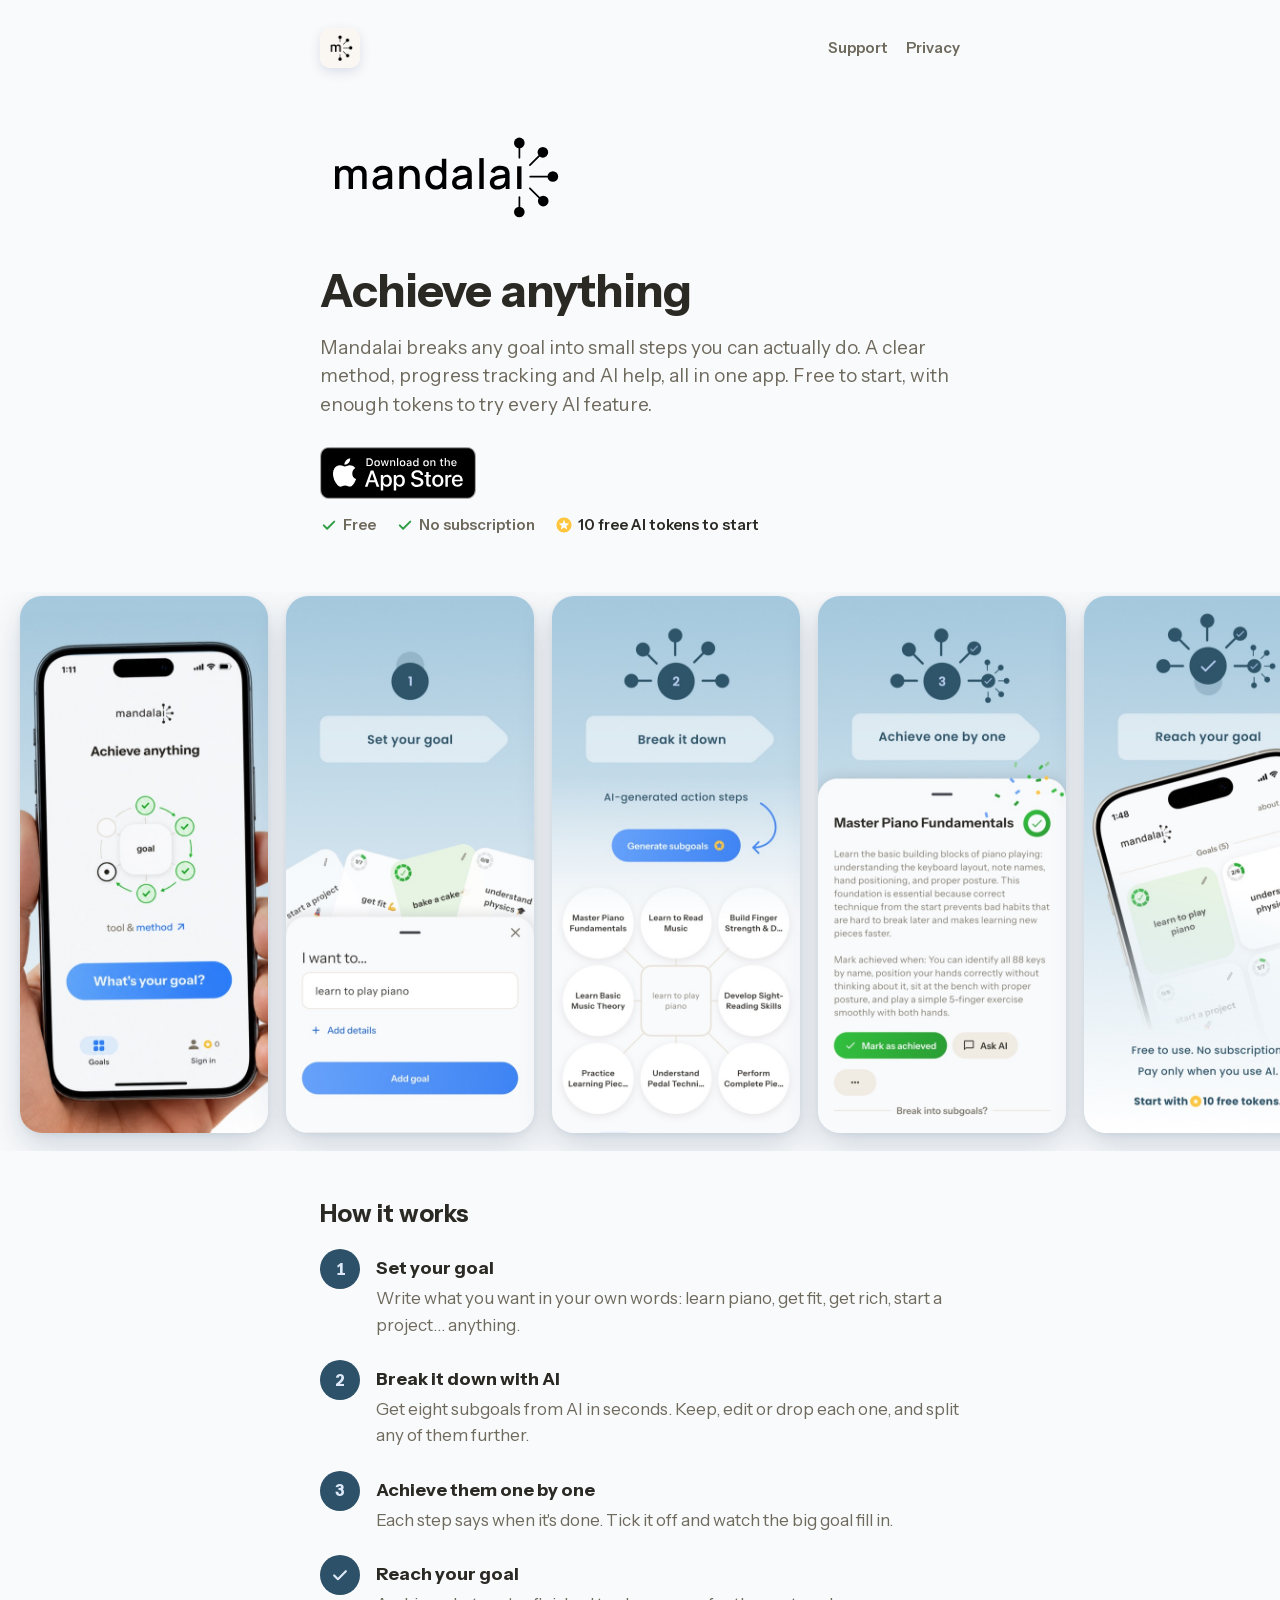
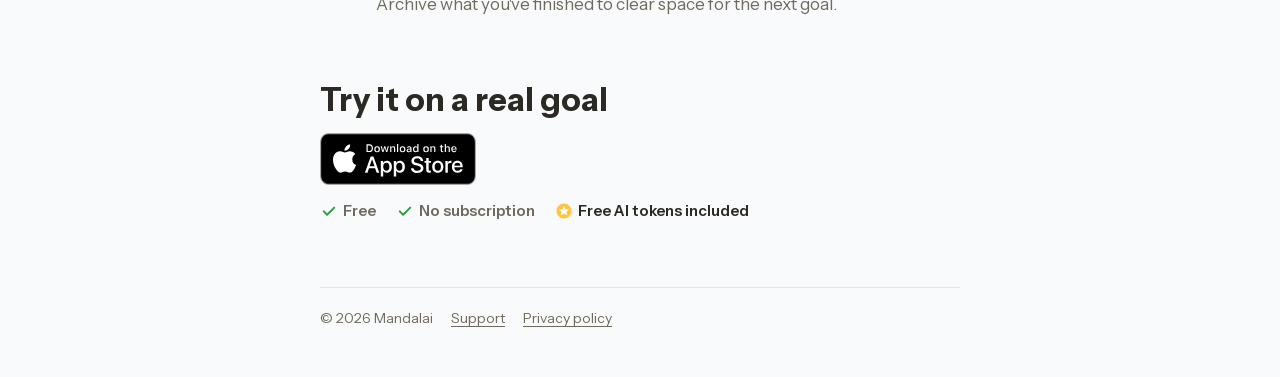
<file: index.html>
<!doctype html>
<html lang="en">
<head>
<meta charset="utf-8">
<meta name="viewport" content="width=device-width, initial-scale=1, viewport-fit=cover">
<title>Mandalai: Achieve anything</title>
<meta name="description" content="Mandalai breaks any goal into small steps you can actually do. A clear method, progress tracking and AI help, all in one iPhone app. Free to start.">
<link rel="canonical" href="https://mandalai.app/">
<meta name="apple-itunes-app" content="app-id=6826711847">
<meta name="theme-color" content="#F9FAFB" media="(prefers-color-scheme: light)">
<meta name="theme-color" content="#15171B" media="(prefers-color-scheme: dark)">
<meta property="og:type" content="website">
<meta property="og:site_name" content="Mandalai">
<meta property="og:url" content="https://mandalai.app/">
<meta property="og:title" content="Mandalai: Achieve anything">
<meta property="og:description" content="Break any goal into small steps you can actually do. Method, tracking and AI help in one iPhone app. Free to start.">
<meta property="og:image" content="https://mandalai.app/og-image.png">
<meta property="og:image:width" content="1200">
<meta property="og:image:height" content="630">
<meta property="og:image:alt" content="Mandalai: Achieve anything. The app on an iPhone.">
<meta name="twitter:card" content="summary_large_image">
<link rel="icon" href="/favicon.png">
<link rel="apple-touch-icon" href="/icon.png">
<link rel="preload" href="/fonts/InstrumentSans-Bold.woff2" as="font" type="font/woff2" crossorigin>
<link rel="stylesheet" href="/style.css">
<script type="application/ld+json">
{
  "@context": "https://schema.org",
  "@type": "MobileApplication",
  "name": "Mandalai",
  "url": "https://mandalai.app/",
  "description": "Break any goal into small steps you can actually do. A clear method, progress tracking and AI help, all in one app.",
  "operatingSystem": "iOS",
  "applicationCategory": "ProductivityApplication",
  "installUrl": "https://apps.apple.com/app/mandalai-achieve-anything/id6826711847",
  "image": "https://mandalai.app/icon.png",
  "offers": { "@type": "Offer", "price": "0", "priceCurrency": "USD" }
}
</script>
</head>
<body class="home">
<div class="col">
  <header class="top">
    <a class="logo" href="/" aria-label="Mandalai home"><img src="/icon.png" alt="Mandalai" width="40" height="40"></a>
    <nav><a href="/support/">Support</a><a href="/privacy/">Privacy</a></nav>
  </header>

  <main>
  <section class="hero">
    <img class="wordmark" src="/logo.svg" alt="mandalai" width="497" height="240">
    <h1>Achieve anything</h1>
    <p class="lede">Mandalai breaks any goal into small steps you can actually do. A clear method, progress tracking and AI help, all in one app. Free to start, with enough tokens to try every AI feature.</p>
    <div class="get">
      <a class="badge" href="https://apps.apple.com/app/mandalai-achieve-anything/id6826711847">
        <picture>
          <source srcset="/img/badge-white.svg" media="(prefers-color-scheme: dark)">
          <img src="/img/badge-black.svg" alt="Download on the App Store" width="156" height="52">
        </picture>
      </a>
      <p class="perks"><span><svg class="tick" viewBox="0 0 24 24" aria-hidden="true"><path d="M5 12.5l4.5 4.5L19 7.5"/></svg>Free</span><span><svg class="tick" viewBox="0 0 24 24" aria-hidden="true"><path d="M5 12.5l4.5 4.5L19 7.5"/></svg>No subscription</span><span class="tok"><svg class="coin" viewBox="0 0 24 24" aria-hidden="true"><path d="M11.99 2C6.47 2 2 6.48 2 12s4.47 10 9.99 10C17.52 22 22 17.52 22 12S17.52 2 11.99 2zm4.24 16L12 15.45 7.77 18l1.12-4.81-3.73-3.23 4.92-.42L12 5l1.92 4.53 4.92.42-3.73 3.23L16.23 18z"/></svg>10 free AI tokens to start</span></p>
    </div>
  </section>
  </main>
</div>

<section class="band" aria-label="Screenshots">
  <div class="strip" tabindex="0" aria-label="App screenshots, scroll sideways">
    <figure><img src="/img/shot-1-520.jpg" srcset="/img/shot-1-520.jpg 520w, /img/shot-1-780.jpg 780w" sizes="(min-width: 1181px) 248px, (min-width: 1000px) 21vw, 210px" alt="Mandalai on iPhone: Achieve anything, with the goal diagram and a What's your goal? button" width="520" height="1126"></figure>
    <figure><img src="/img/shot-2-520.jpg" srcset="/img/shot-2-520.jpg 520w, /img/shot-2-780.jpg 780w" sizes="(min-width: 1181px) 248px, (min-width: 1000px) 21vw, 210px" alt="Step 1, Set your goal: typing learn to play piano" width="520" height="1126" loading="lazy"></figure>
    <figure><img src="/img/shot-3-520.jpg" srcset="/img/shot-3-520.jpg 520w, /img/shot-3-780.jpg 780w" sizes="(min-width: 1181px) 248px, (min-width: 1000px) 21vw, 210px" alt="Step 2, Break it down: AI generates eight subgoals around learn to play piano" width="520" height="1126" loading="lazy"></figure>
    <figure><img src="/img/shot-4-520.jpg" srcset="/img/shot-4-520.jpg 520w, /img/shot-4-780.jpg 780w" sizes="(min-width: 1181px) 248px, (min-width: 1000px) 21vw, 210px" alt="Step 3, Achieve one by one: Master Piano Fundamentals marked as achieved" width="520" height="1126" loading="lazy"></figure>
    <figure><img src="/img/shot-5-520.jpg" srcset="/img/shot-5-520.jpg 520w, /img/shot-5-780.jpg 780w" sizes="(min-width: 1181px) 248px, (min-width: 1000px) 21vw, 210px" alt="Reach your goal: goals list with progress. Free to use, no subscription, pay only when you use AI" width="520" height="1126" loading="lazy"></figure>
  </div>
</section>

<div class="col">
  <section class="how">
    <h2>How it works</h2>
    <ol class="steps">
      <li><span class="n">1</span><div><h3>Set your goal</h3><p>Write what you want in your own words: learn piano, get fit, get rich, start a project… anything.</p></div></li>
      <li><span class="n">2</span><div><h3>Break it down with AI</h3><p>Get eight subgoals from AI in seconds. Keep, edit or drop each one, and split any of them further.</p></div></li>
      <li><span class="n">3</span><div><h3>Achieve them one by one</h3><p>Each step says when it's done. Tick it off and watch the big goal fill in.</p></div></li>
      <li><span class="n"><svg viewBox="0 0 24 24" role="img" aria-label="4"><path d="M5 12.5l4.5 4.5L19 7.5" fill="none" stroke="currentColor" stroke-width="2.6" stroke-linecap="round" stroke-linejoin="round"/></svg></span><div><h3>Reach your goal</h3><p>Archive what you've finished to clear space for the next goal.</p></div></li>
    </ol>
  </section>

  <section class="cta">
    <h2>Try it on a real goal</h2>
    <a class="badge" href="https://apps.apple.com/app/mandalai-achieve-anything/id6826711847">
      <picture>
        <source srcset="/img/badge-white.svg" media="(prefers-color-scheme: dark)">
        <img src="/img/badge-black.svg" alt="Download on the App Store" width="156" height="52">
      </picture>
    </a>
    <p class="perks"><span><svg class="tick" viewBox="0 0 24 24" aria-hidden="true"><path d="M5 12.5l4.5 4.5L19 7.5"/></svg>Free</span><span><svg class="tick" viewBox="0 0 24 24" aria-hidden="true"><path d="M5 12.5l4.5 4.5L19 7.5"/></svg>No subscription</span><span class="tok"><svg class="coin" viewBox="0 0 24 24" aria-hidden="true"><path d="M11.99 2C6.47 2 2 6.48 2 12s4.47 10 9.99 10C17.52 22 22 17.52 22 12S17.52 2 11.99 2zm4.24 16L12 15.45 7.77 18l1.12-4.81-3.73-3.23 4.92-.42L12 5l1.92 4.53 4.92.42-3.73 3.23L16.23 18z"/></svg>Free AI tokens included</span></p>
  </section>

  <footer>
    <span>© 2026 Mandalai</span>
    <a href="/support/">Support</a>
    <a href="/privacy/">Privacy policy</a>
  </footer>
</div>
</body>
</html>
</file>
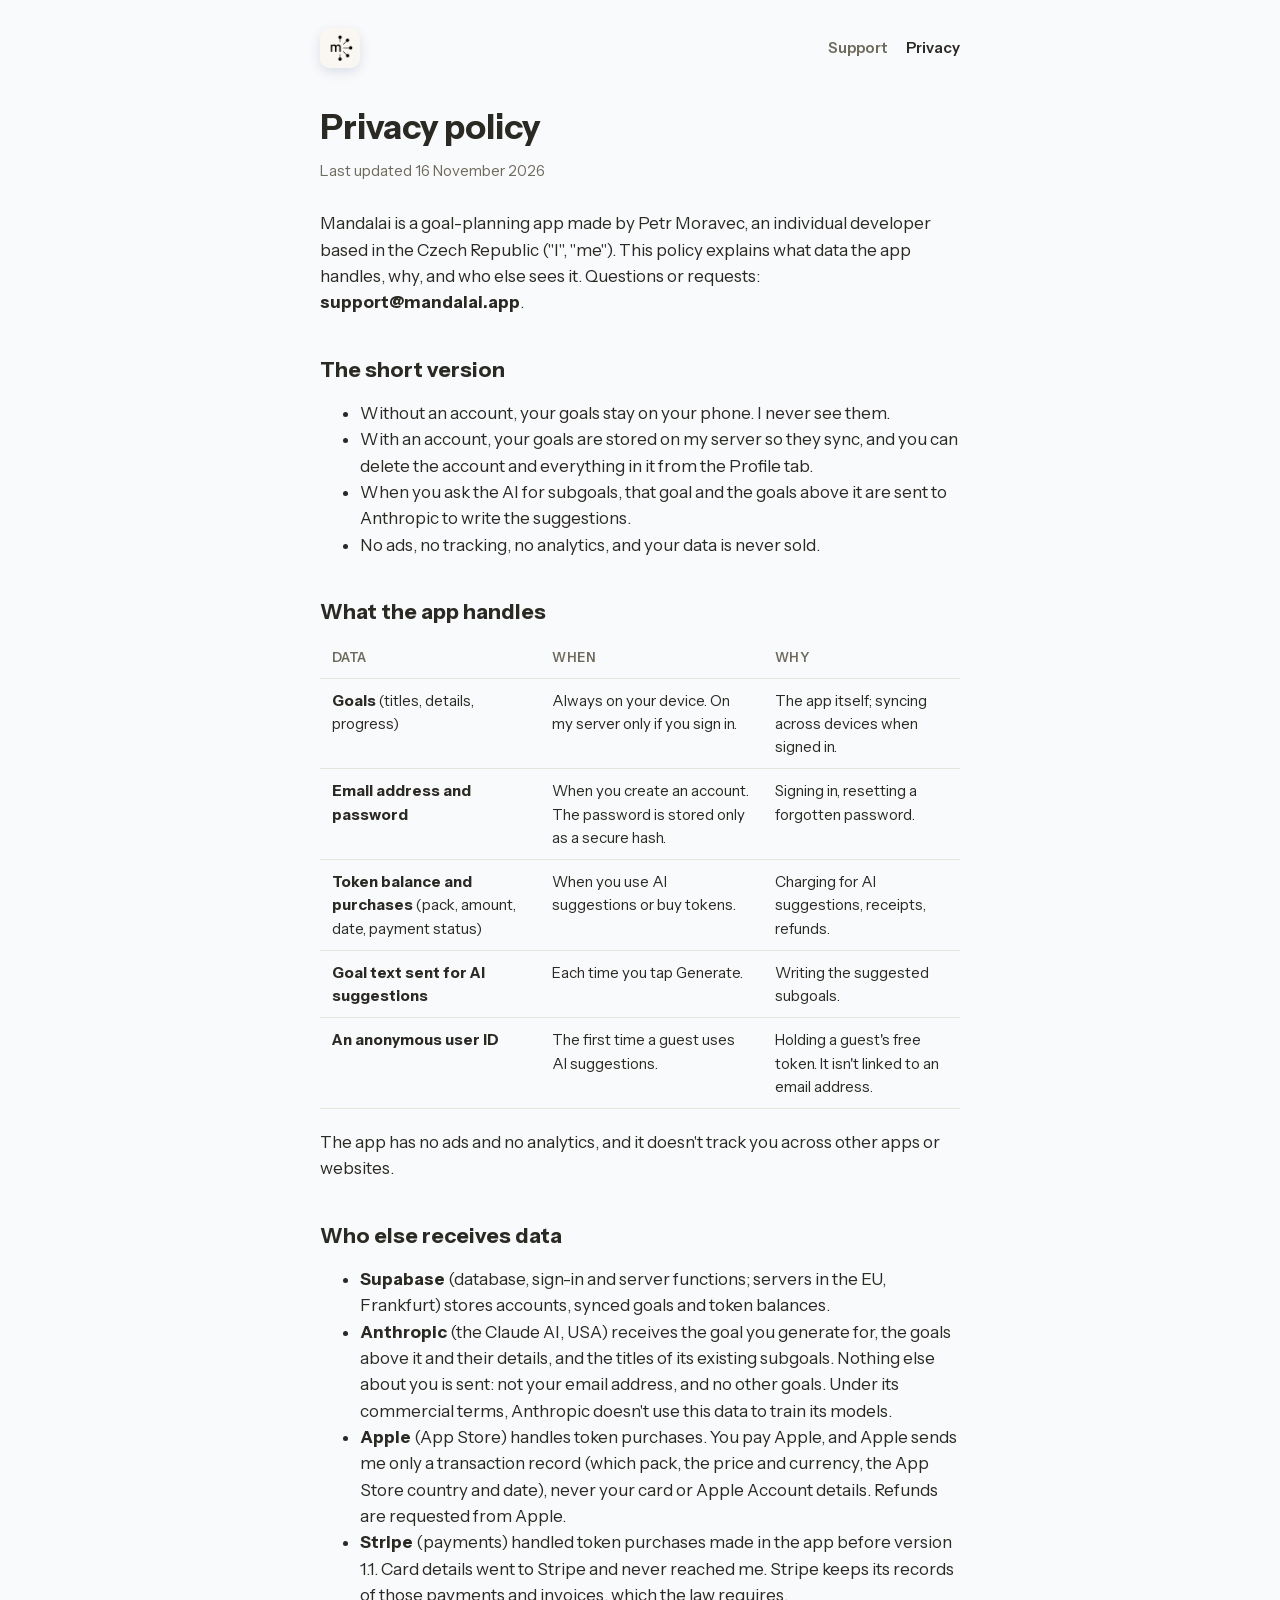
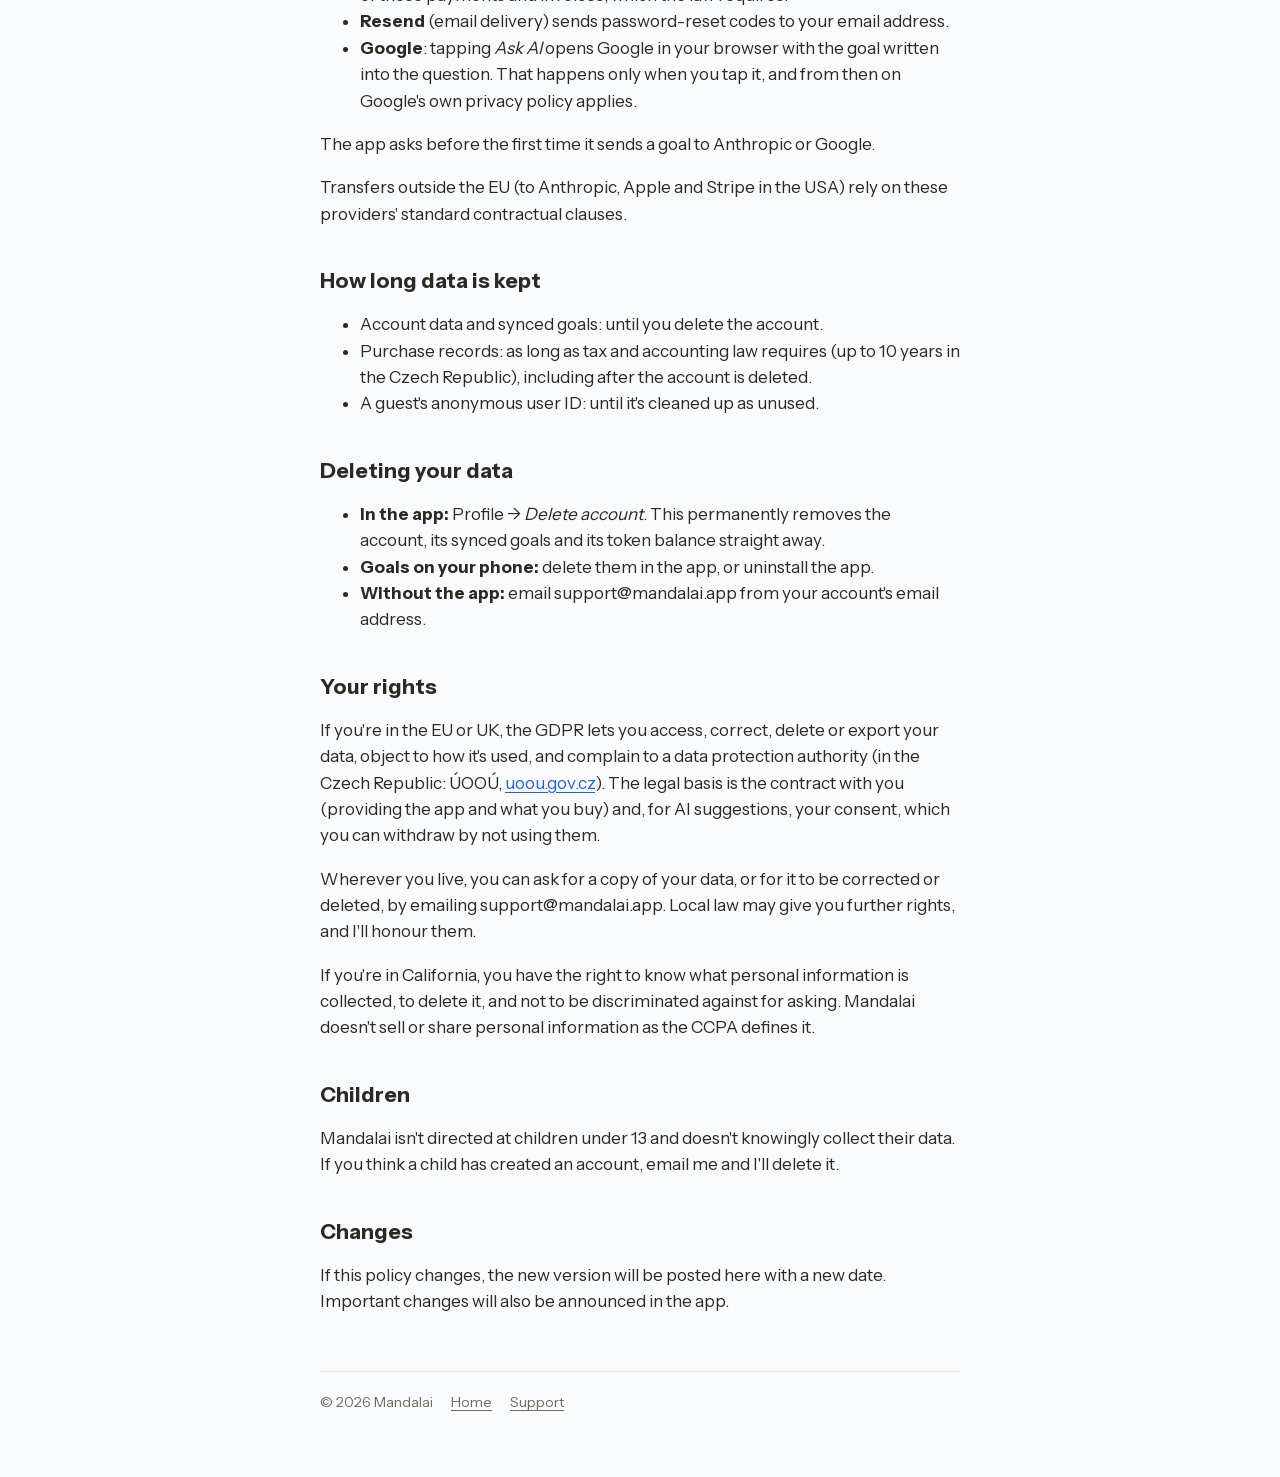
<file: privacy/index.html>
<!doctype html>
<html lang="en">
<head>
<meta charset="utf-8">
<meta name="viewport" content="width=device-width, initial-scale=1, viewport-fit=cover">
<title>Mandalai Privacy Policy</title>
<meta name="description" content="What data Mandalai handles, why, and who else sees it.">
<link rel="icon" href="/favicon.png">
<link rel="stylesheet" href="/style.css">
</head>
<body>
<div class="wrap">
  <header class="top">
    <a class="logo" href="/" aria-label="Mandalai home"><img src="/icon.png" alt="Mandalai" width="40" height="40"></a>
    <nav><a href="/support/">Support</a><a href="/privacy/" aria-current="page">Privacy</a></nav>
  </header>

  <main>
    <h1>Privacy policy</h1>
    <p class="meta">Last updated 16 November 2026</p>

    <p>Mandalai is a goal-planning app made by Petr Moravec, an individual developer based in the Czech Republic ("I", "me"). This policy explains what data the app handles, why, and who else sees it. Questions or requests: <strong>support@mandalai.app</strong>.</p>

    <h2>The short version</h2>
    <ul>
      <li>Without an account, your goals stay on your phone. I never see them.</li>
      <li>With an account, your goals are stored on my server so they sync, and you can delete the account and everything in it from the Profile tab.</li>
      <li>When you ask the AI for subgoals, that goal and the goals above it are sent to Anthropic to write the suggestions.</li>
      <li>No ads, no tracking, no analytics, and your data is never sold.</li>
    </ul>

    <h2>What the app handles</h2>
    <div class="table-scroll">
      <table>
        <thead><tr><th>Data</th><th>When</th><th>Why</th></tr></thead>
        <tbody>
          <tr><td><strong>Goals</strong> (titles, details, progress)</td><td>Always on your device. On my server only if you sign in.</td><td>The app itself; syncing across devices when signed in.</td></tr>
          <tr><td><strong>Email address and password</strong></td><td>When you create an account. The password is stored only as a secure hash.</td><td>Signing in, resetting a forgotten password.</td></tr>
          <tr><td><strong>Token balance and purchases</strong> (pack, amount, date, payment status)</td><td>When you use AI suggestions or buy tokens.</td><td>Charging for AI suggestions, receipts, refunds.</td></tr>
          <tr><td><strong>Goal text sent for AI suggestions</strong></td><td>Each time you tap Generate.</td><td>Writing the suggested subgoals.</td></tr>
          <tr><td><strong>An anonymous user ID</strong></td><td>The first time a guest uses AI suggestions.</td><td>Holding a guest's free token. It isn't linked to an email address.</td></tr>
        </tbody>
      </table>
    </div>
    <p>The app has no ads and no analytics, and it doesn't track you across other apps or websites.</p>

    <h2>Who else receives data</h2>
    <ul>
      <li><strong>Supabase</strong> (database, sign-in and server functions; servers in the EU, Frankfurt) stores accounts, synced goals and token balances.</li>
      <li><strong>Anthropic</strong> (the Claude AI, USA) receives the goal you generate for, the goals above it and their details, and the titles of its existing subgoals. Nothing else about you is sent: not your email address, and no other goals. Under its commercial terms, Anthropic doesn't use this data to train its models.</li>
      <li><strong>Apple</strong> (App Store) handles token purchases. You pay Apple, and Apple sends me only a transaction record (which pack, the price and currency, the App Store country and date), never your card or Apple Account details. Refunds are requested from Apple.</li>
      <li><strong>Stripe</strong> (payments) handled token purchases made in the app before version 1.1. Card details went to Stripe and never reached me. Stripe keeps its records of those payments and invoices, which the law requires.</li>
      <li><strong>Resend</strong> (email delivery) sends password-reset codes to your email address.</li>
      <li><strong>Google</strong>: tapping <em>Ask AI</em> opens Google in your browser with the goal written into the question. That happens only when you tap it, and from then on Google's own privacy policy applies.</li>
    </ul>
    <p>The app asks before the first time it sends a goal to Anthropic or Google.</p>
    <p>Transfers outside the EU (to Anthropic, Apple and Stripe in the USA) rely on these providers' standard contractual clauses.</p>

    <h2>How long data is kept</h2>
    <ul>
      <li>Account data and synced goals: until you delete the account.</li>
      <li>Purchase records: as long as tax and accounting law requires (up to 10 years in the Czech Republic), including after the account is deleted.</li>
      <li>A guest's anonymous user ID: until it's cleaned up as unused.</li>
    </ul>

    <h2>Deleting your data</h2>
    <ul>
      <li><strong>In the app:</strong> Profile → <em>Delete account</em>. This permanently removes the account, its synced goals and its token balance straight away.</li>
      <li><strong>Goals on your phone:</strong> delete them in the app, or uninstall the app.</li>
      <li><strong>Without the app:</strong> email support@mandalai.app from your account's email address.</li>
    </ul>

    <h2>Your rights</h2>
    <p>If you're in the EU or UK, the GDPR lets you access, correct, delete or export your data, object to how it's used, and complain to a data protection authority (in the Czech Republic: ÚOOÚ, <a href="https://uoou.gov.cz">uoou.gov.cz</a>). The legal basis is the contract with you (providing the app and what you buy) and, for AI suggestions, your consent, which you can withdraw by not using them.</p>
    <p>Wherever you live, you can ask for a copy of your data, or for it to be corrected or deleted, by emailing support@mandalai.app. Local law may give you further rights, and I'll honour them.</p>
    <p>If you're in California, you have the right to know what personal information is collected, to delete it, and not to be discriminated against for asking. Mandalai doesn't sell or share personal information as the CCPA defines it.</p>

    <h2>Children</h2>
    <p>Mandalai isn't directed at children under 13 and doesn't knowingly collect their data. If you think a child has created an account, email me and I'll delete it.</p>

    <h2>Changes</h2>
    <p>If this policy changes, the new version will be posted here with a new date. Important changes will also be announced in the app.</p>
  </main>

  <footer>
    <span>© 2026 Mandalai</span>
    <a href="/">Home</a>
    <a href="/support/">Support</a>
  </footer>
</div>
</body>
</html>
</file>
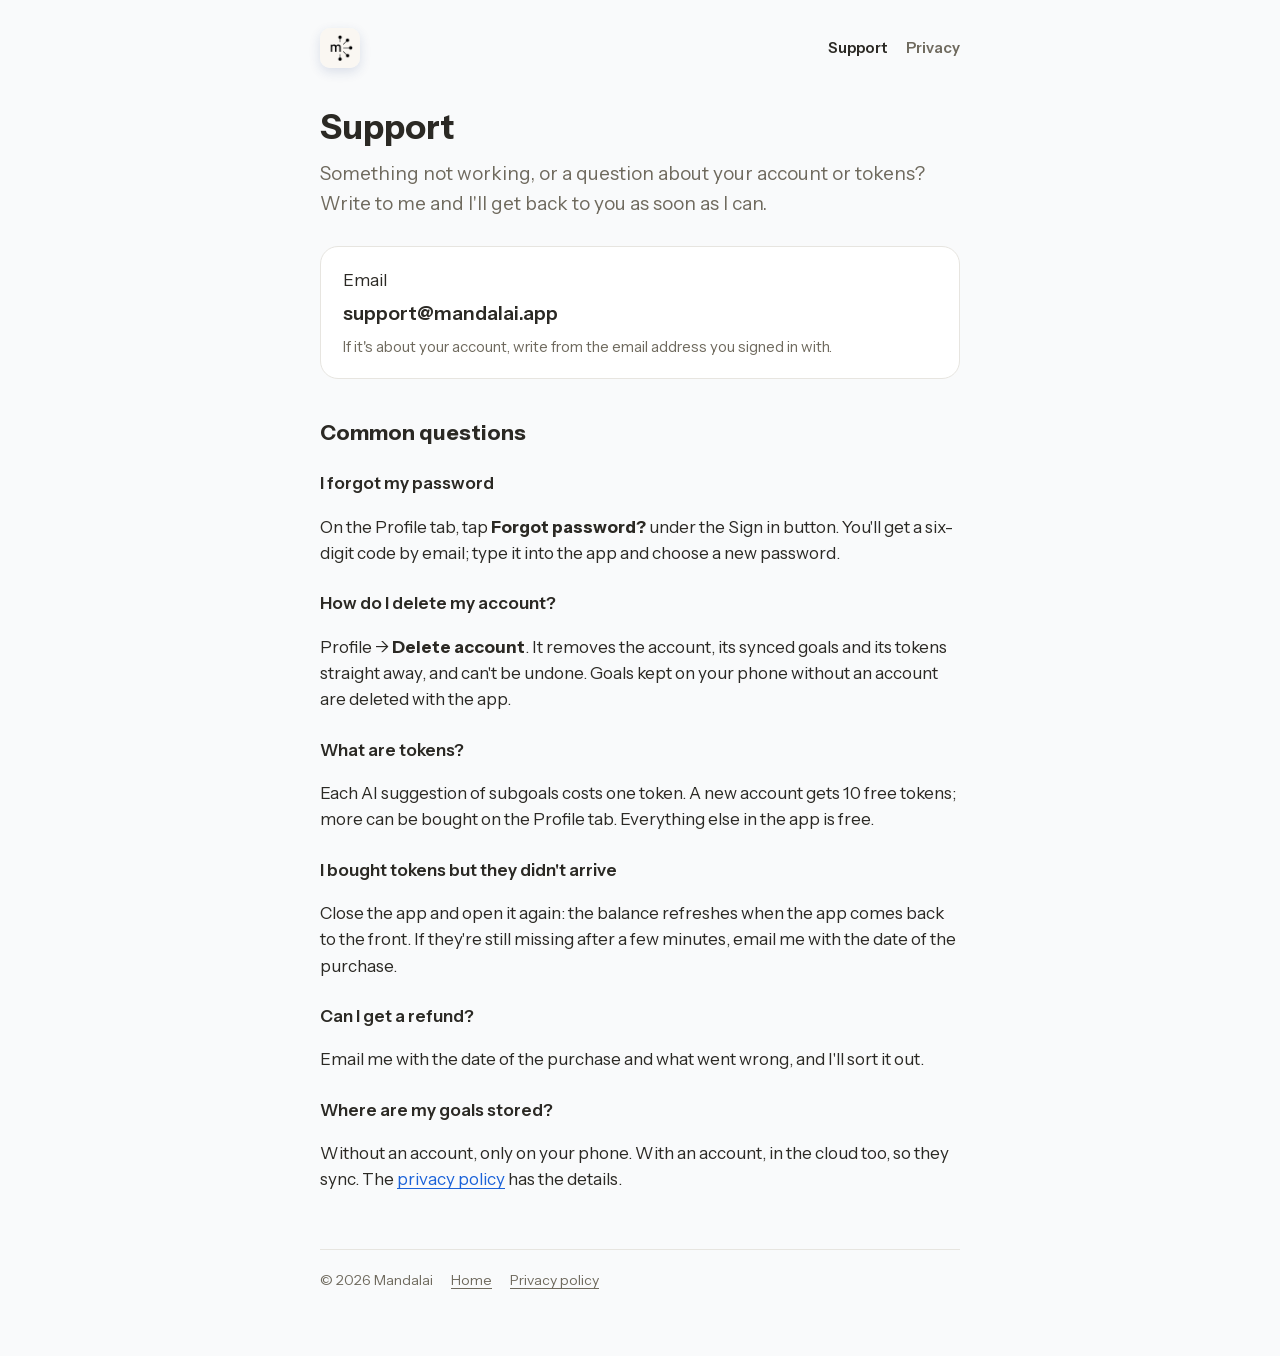
<file: support/index.html>
<!doctype html>
<html lang="en">
<head>
<meta charset="utf-8">
<meta name="viewport" content="width=device-width, initial-scale=1, viewport-fit=cover">
<title>Mandalai Support</title>
<meta name="description" content="Help with Mandalai: contact, accounts, tokens and refunds.">
<link rel="icon" href="/favicon.png">
<link rel="stylesheet" href="/style.css">
</head>
<body>
<div class="wrap">
  <header class="top">
    <a class="logo" href="/" aria-label="Mandalai home"><img src="/icon.png" alt="Mandalai" width="40" height="40"></a>
    <nav><a href="/support/" aria-current="page">Support</a><a href="/privacy/">Privacy</a></nav>
  </header>

  <main>
    <h1>Support</h1>
    <p class="lede">Something not working, or a question about your account or tokens? Write to me and I'll get back to you as soon as I can.</p>

    <div class="card">
      <p>Email</p>
      <p class="email">support@mandalai.app</p>
      <p class="meta" style="margin:6px 0 0">If it's about your account, write from the email address you signed in with.</p>
    </div>

    <h2>Common questions</h2>

    <h3>I forgot my password</h3>
    <p>On the Profile tab, tap <strong>Forgot password?</strong> under the Sign in button. You'll get a six-digit code by email; type it into the app and choose a new password.</p>

    <h3>How do I delete my account?</h3>
    <p>Profile → <strong>Delete account</strong>. It removes the account, its synced goals and its tokens straight away, and can't be undone. Goals kept on your phone without an account are deleted with the app.</p>

    <h3>What are tokens?</h3>
    <p>Each AI suggestion of subgoals costs one token. A new account gets 10 free tokens; more can be bought on the Profile tab. Everything else in the app is free.</p>

    <h3>I bought tokens but they didn't arrive</h3>
    <p>Close the app and open it again: the balance refreshes when the app comes back to the front. If they're still missing after a few minutes, email me with the date of the purchase.</p>

    <h3>Can I get a refund?</h3>
    <p>Email me with the date of the purchase and what went wrong, and I'll sort it out.</p>

    <h3>Where are my goals stored?</h3>
    <p>Without an account, only on your phone. With an account, in the cloud too, so they sync. The <a href="/privacy/">privacy policy</a> has the details.</p>
  </main>

  <footer>
    <span>© 2026 Mandalai</span>
    <a href="/">Home</a>
    <a href="/privacy/">Privacy policy</a>
  </footer>
</div>
</body>
</html>
</file>
<file: style.css>
/* Mandalai site: narrow columns in the app's own colours and typeface. */
@font-face { font-family: "Instrument Sans"; src: url("/fonts/InstrumentSans-Regular.woff2") format("woff2"); font-weight: 400; font-display: swap; }
@font-face { font-family: "Instrument Sans"; src: url("/fonts/InstrumentSans-SemiBold.woff2") format("woff2"); font-weight: 600; font-display: swap; }
@font-face { font-family: "Instrument Sans"; src: url("/fonts/InstrumentSans-Bold.woff2") format("woff2"); font-weight: 700; font-display: swap; }

:root {
  --bg: #F9FAFB;
  --surface: #FFFFFF;
  --ink: #2B2924;
  --muted: #6F6A5E;
  --line: #E7E5E0;
  --brand: #3E84F4;
  --brand-deep: #1B62D8;
  --brand-soft: #E4EEFE;
  --navy: #2D5168;
  --navy-ink: #DCE8F7;
  --green: #2E9E44;
  --gold: #FFC53D;
  --gutter-l: max(20px, env(safe-area-inset-left, 0px));
  --gutter-r: max(20px, env(safe-area-inset-right, 0px));
  color-scheme: light;
}
@media (prefers-color-scheme: dark) {
  :root {
    --bg: #15171B; --surface: #1D2026; --ink: #ECEAE5; --muted: #A9A498;
    --line: #2E3138; --brand: #67A3FB; --brand-deep: #A8C8FC; --brand-soft: #1E2A40;
    --navy: #A9C6DA; --navy-ink: #15212B; --green: #5BC46F;
    color-scheme: dark;
  }
}

* { box-sizing: border-box; }
html { -webkit-text-size-adjust: 100%; }
body {
  margin: 0; background: var(--bg); color: var(--ink);
  font: 17px/1.55 "Instrument Sans", system-ui, -apple-system, "Segoe UI", sans-serif;
}
.wrap, .col { max-width: 680px; margin: 0 auto; padding-left: var(--gutter-l); padding-right: var(--gutter-r); }
.wrap { padding-block: 0 64px; }
a { color: var(--brand-deep); text-underline-offset: 3px; }
a:focus-visible, .strip:focus-visible { outline: 3px solid var(--brand); outline-offset: 3px; border-radius: 6px; }

/* Header: the app icon on every page. */
.top { display: flex; align-items: center; justify-content: space-between; gap: 16px; padding-block: 28px 0; margin-bottom: 40px; }
.top .logo { display: block; border-radius: 10px; }
.top .logo img { width: 40px; height: 40px; border-radius: 10px; display: block; box-shadow: 0 4px 12px rgba(30, 60, 120, .14); }
.top nav { display: flex; gap: 18px; font-weight: 600; font-size: 15px; }
.top nav a { color: var(--muted); text-decoration: none; }
.top nav a[aria-current="page"], .top nav a:hover { color: var(--ink); }
.home .top { margin-bottom: 0; }

h1 { font-size: 34px; line-height: 1.15; margin: 0 0 12px; font-weight: 700; text-wrap: balance; }
h2 { font-size: 21px; line-height: 1.3; margin: 40px 0 10px; font-weight: 700; text-wrap: balance; }
h3 { font-size: 17px; margin: 24px 0 6px; font-weight: 600; }
p, li { max-width: 62ch; }
.meta { color: var(--muted); font-size: 15px; margin: 0 0 28px; }
.lede { font-size: 19px; color: var(--muted); margin: 0 0 28px; }

.card { background: var(--surface); border: 1px solid var(--line); border-radius: 18px; padding: 20px 22px; margin: 20px 0; }
.card p { margin: 0 0 6px; }
.card p:last-child { margin-bottom: 0; }
.email { font-weight: 600; font-size: 19px; user-select: all; }

.table-scroll { overflow-x: auto; margin: 12px 0 20px; }
table { border-collapse: collapse; width: 100%; min-width: 520px; font-size: 15px; }
th, td { text-align: left; vertical-align: top; padding: 10px 12px; border-bottom: 1px solid var(--line); }
th { font-weight: 600; color: var(--muted); font-size: 13px; letter-spacing: .03em; text-transform: uppercase; }

footer { margin-top: 56px; padding-top: 20px; border-top: 1px solid var(--line); color: var(--muted); font-size: 14px; display: flex; flex-wrap: wrap; gap: 8px 18px; }
footer a { color: var(--muted); }
.home footer { margin-top: 48px; padding-bottom: 48px; }

/* ---- Home ---- */
.hero { display: grid; gap: 18px; justify-items: start; padding-block: 48px 40px; }
.hero .wordmark { width: clamp(200px, 35vw, 261px); max-width: 100%; height: auto; display: block; margin-left: -6px; }
.hero h1 { font-size: clamp(34px, 6vw, 46px); line-height: 1.08; letter-spacing: -.02em; margin: 6px 0 0; }
.hero .lede { line-height: 1.5; margin: 0; max-width: 34em; }

.get { display: grid; justify-items: start; gap: 14px; margin-top: 10px; }
.badge { display: inline-block; line-height: 0; border-radius: 10px; }
.badge img { height: 52px; width: auto; display: block; }
.perks { display: flex; flex-wrap: wrap; gap: 8px 20px; font-size: 15px; font-weight: 600; color: var(--muted); margin: 0; }
.perks span { display: inline-flex; align-items: center; gap: 5px; white-space: nowrap; }
.perks .tok { color: var(--ink); }
.tick { width: 18px; height: 18px; fill: none; stroke: var(--green); stroke-width: 2.6; stroke-linecap: round; stroke-linejoin: round; flex: none; }
.coin { width: 18px; height: 18px; fill: var(--gold); flex: none; }

.band { padding-block: 16px 0; }
.strip {
  display: flex; gap: 18px; overflow-x: auto; scroll-snap-type: x mandatory;
  padding: 4px var(--gutter-r) 18px var(--gutter-l);
  scrollbar-width: none; overscroll-behavior-x: contain;
}
.strip::-webkit-scrollbar { display: none; }
.strip figure { margin: 0; flex: 0 0 auto; scroll-snap-align: center; }
.strip img {
  display: block; width: clamp(210px, 21vw, 248px); height: auto; aspect-ratio: 520 / 1126;
  border-radius: 22px; box-shadow: 0 14px 34px rgba(30, 60, 100, .18), 0 2px 6px rgba(30, 60, 100, .08);
}
@media (min-width: 1360px) { .strip { justify-content: center; } }

.how { padding-block: 48px 8px; }
.how h2 { font-size: 24px; line-height: 1.25; margin: 0 0 8px; }
.steps { list-style: none; margin: 20px 0 0; padding: 0; display: grid; gap: 22px; }
.steps li { display: grid; grid-template-columns: 40px 1fr; gap: 16px; align-items: start; max-width: none; }
.steps li > div { min-width: 0; }
.steps .n {
  width: 40px; height: 40px; border-radius: 50%; background: var(--navy); color: var(--navy-ink);
  display: grid; place-items: center; font-weight: 700; font-size: 17px; font-variant-numeric: tabular-nums;
}
.steps .n svg { width: 20px; height: 20px; }
.steps h3 { font-size: 18px; margin: 6px 0 2px; font-weight: 700; }
.steps p { margin: 0; color: var(--muted); max-width: 36em; }

.cta { display: grid; justify-items: start; gap: 14px; padding-block: 56px 16px; }
.cta h2 { margin: 0; font-size: clamp(26px, 4.4vw, 32px); line-height: 1.2; }

@media (prefers-color-scheme: dark) { .hero .wordmark { filter: invert(1) brightness(.92); } }
@media (prefers-reduced-motion: no-preference) { .strip { scroll-behavior: smooth; } }
</file>
